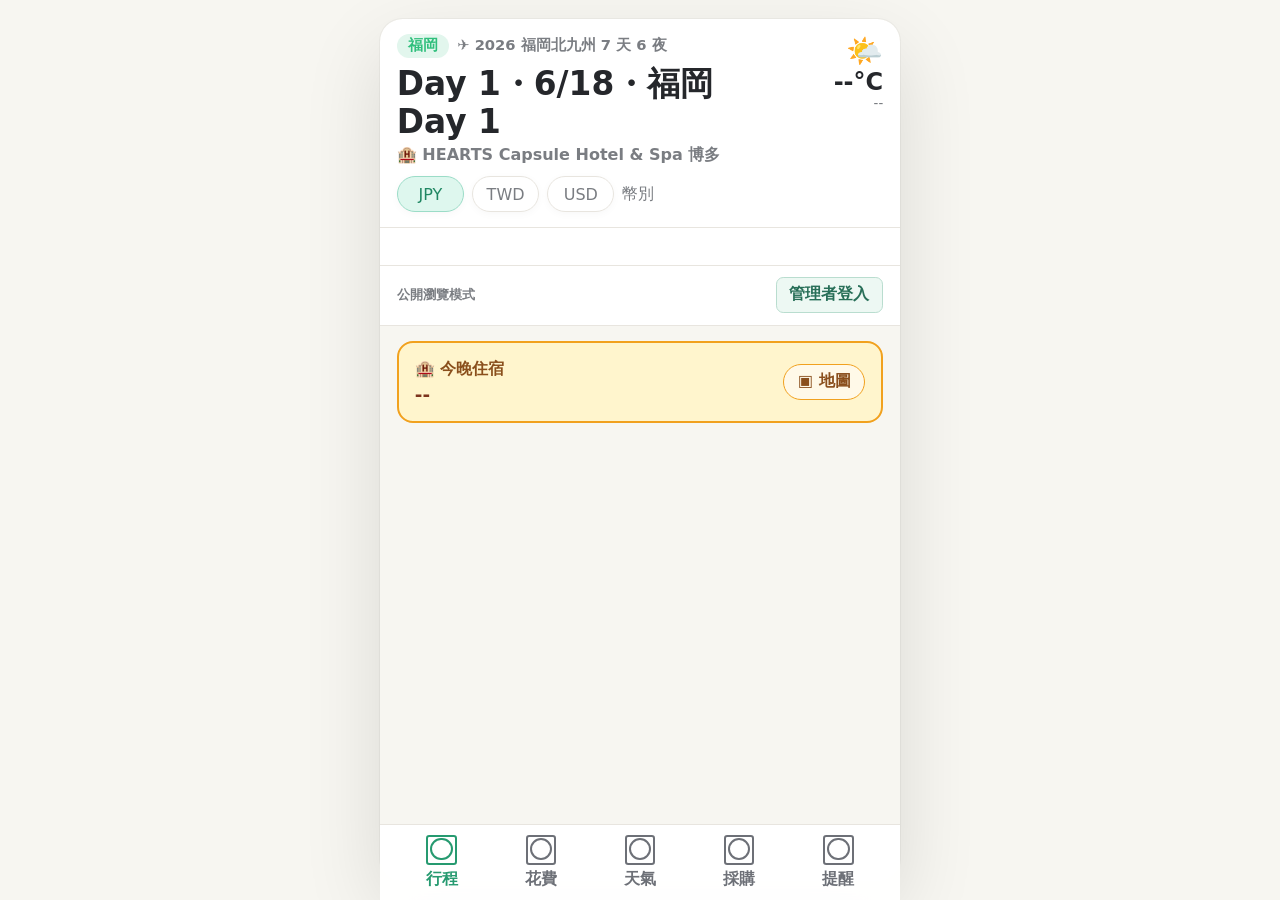
<file: mobile-app/index.html>
<!doctype html>
<html lang="zh-Hant">
  <head>
    <meta charset="utf-8">
    <meta name="viewport" content="width=device-width, initial-scale=1">
    <title>2026 福岡北九州自由行｜行程 App</title>
    <meta name="description" content="2026 福岡北九州自由行手機版互動行程 App，含每日時間軸、花費、天氣與提醒。">
    <link rel="icon" href="data:,">
    <link rel="stylesheet" href="styles.css">
  </head>
  <body>
    <div class="app-shell">
      <header class="app-header">
        <div class="header-main">
          <div>
            <div class="meta-line">
              <span class="region-pill" id="region-pill">福岡</span>
              <span>✈️ 2026 福岡北九州 7 天 6 夜</span>
            </div>
            <h1 id="day-title">Day 1・6/18・福岡 Day 1</h1>
            <p id="stay-line">🏨 HEARTS Capsule Hotel & Spa 博多</p>
          </div>
          <aside class="weather-card" aria-label="天氣摘要">
            <span id="weather-icon">🌤️</span>
            <strong id="weather-temp">--°C</strong>
            <small id="weather-detail">--</small>
          </aside>
        </div>

        <div class="currency-tabs" aria-label="幣別切換">
          <button class="active" type="button" data-currency="JPY">JPY</button>
          <button type="button" data-currency="TWD">TWD</button>
          <button type="button" data-currency="USD">USD</button>
          <span>幣別</span>
        </div>

        <nav class="day-strip" id="day-strip" aria-label="每日行程"></nav>
        <div class="legend" id="region-legend"></div>
        <div class="access-bar">
          <span id="access-status">公開瀏覽模式</span>
          <button id="auth-button" type="button">管理者登入</button>
        </div>
      </header>

      <main>
        <section class="tab-panel active" id="panel-itinerary" aria-label="行程">
          <article class="stay-banner">
            <div>
              <span>🏨 今晚住宿</span>
              <strong id="stay-name">--</strong>
            </div>
            <a id="stay-map" href="#" target="_blank" rel="noreferrer">▣ 地圖</a>
          </article>
          <div class="itinerary-actions editor-only">
            <button id="add-itinerary" type="button">＋ 新增行程</button>
            <button id="reset-day" type="button" title="重設本日行程順序與時間" aria-label="重設本日行程順序與時間">↺</button>
          </div>
          <div class="timeline" id="timeline"></div>
        </section>

        <section class="tab-panel" id="panel-expenses" aria-label="花費">
          <header class="panel-title">
            <p>Budget</p>
            <h2>花費總覽</h2>
          </header>
          <div class="expense-summary" id="expense-summary"></div>
          <div class="expense-actions editor-only">
            <button id="add-expense" type="button">＋ 新增花費</button>
            <button id="reset-expenses" type="button" title="重設花費資料" aria-label="重設花費資料">↺</button>
          </div>
          <div class="expense-list" id="expense-list"></div>
        </section>

        <section class="tab-panel" id="panel-weather" aria-label="天氣">
          <header class="panel-title">
            <p>Weather</p>
            <h2>每日天氣備忘</h2>
          </header>
          <div class="weather-list" id="weather-list"></div>
        </section>

        <section class="tab-panel" id="panel-shopping" aria-label="採購">
          <header class="panel-title">
            <p>Shopping</p>
            <h2>採購清單</h2>
          </header>
          <div class="shopping-summary" id="shopping-summary"></div>
          <div class="shopping-filters" id="shopping-filters" aria-label="採購清單篩選"></div>
          <div class="shopping-actions editor-only">
            <button id="add-shopping" type="button">＋ 新增品項</button>
            <button id="reset-shopping" type="button" title="重設採購清單" aria-label="重設採購清單">↺</button>
          </div>
          <div class="shopping-list" id="shopping-list"></div>
        </section>

        <section class="tab-panel" id="panel-reminders" aria-label="提醒">
          <header class="panel-title">
            <p>Reminders</p>
            <h2>預訂資訊與提醒</h2>
          </header>
          <div class="booking-list" id="booking-list"></div>
          <div class="task-summary" id="task-summary"></div>
          <div class="task-actions editor-only">
            <button id="add-task" type="button">＋ 新增提醒</button>
            <button id="reset-tasks" type="button" title="重設提醒資料" aria-label="重設提醒資料">↺</button>
          </div>
          <div class="task-list" id="task-list"></div>
          <section class="data-backup editor-only">
            <header>
              <strong>資料備份</strong>
              <small>行程、花費、採購與提醒</small>
            </header>
            <div>
              <button id="export-data" type="button">匯出資料</button>
              <label for="import-data">匯入資料</label>
              <input id="import-data" type="file" accept="application/json,.json">
            </div>
            <small id="data-backup-status" role="status" aria-live="polite"></small>
          </section>
        </section>
      </main>

      <nav class="bottom-nav" aria-label="主要功能">
        <button class="active" type="button" data-tab="itinerary">
          <span>◎</span>
          行程
        </button>
        <button type="button" data-tab="expenses">
          <span>◎</span>
          花費
        </button>
        <button type="button" data-tab="weather">
          <span>◎</span>
          天氣
        </button>
        <button type="button" data-tab="shopping">
          <span>◎</span>
          採購
        </button>
        <button type="button" data-tab="reminders">
          <span>◎</span>
          提醒
        </button>
      </nav>
    </div>

    <dialog class="auth-dialog" id="auth-dialog">
      <form method="dialog" class="auth-dialog-card">
        <header>
          <div>
            <small>Administrator</small>
            <h2>管理者登入</h2>
          </div>
          <button class="auth-close" type="submit" aria-label="關閉">×</button>
        </header>
        <div id="auth-credentials">
          <label>
            <span>Email</span>
            <input id="auth-email" type="email" autocomplete="email" required>
          </label>
          <label>
            <span>密碼</span>
            <input id="auth-password" type="password" autocomplete="current-password" minlength="6" required>
          </label>
          <div class="auth-actions">
            <button id="auth-signin" type="button">登入</button>
            <button id="auth-signup" type="button">建立帳號</button>
          </div>
        </div>
        <div id="auth-claim" hidden>
          <label>
            <span>首次管理者設定碼</span>
            <input id="auth-claim-code" type="password" autocomplete="off">
          </label>
          <button id="auth-claim-button" type="button">認領管理權限</button>
        </div>
        <div id="auth-session" hidden>
          <strong id="auth-user-email"></strong>
          <button id="auth-signout" type="button">登出</button>
        </div>
        <p id="auth-message" role="status" aria-live="polite"></p>
      </form>
    </dialog>

    <script src="trip-data.js"></script>
    <script src="assets/vendor/Sortable.min.js"></script>
    <script src="assets/vendor/supabase.min.js"></script>
    <script src="supabase-config.js"></script>
    <script src="app.js"></script>
  </body>
</html>
</file>
<file: mobile-app/styles.css>
:root {
  --bg: #f7f6f1;
  --surface: #ffffff;
  --paper: #fbfaf6;
  --ink: #25272b;
  --muted: #7a7d82;
  --line: #e8e5df;
  --green: #2fbf7c;
  --green-soft: #e5f7ef;
  --mint-line: #9fd8c7;
  --orange: #f1a11e;
  --blue-soft: #eaf4fb;
  --blue-ink: #3d7ea6;
  --red-soft: #fff1ef;
  --purple-soft: #f3ecff;
  --shadow: 0 12px 30px rgba(58, 48, 35, 0.08);
}

* {
  box-sizing: border-box;
}

html {
  min-height: 100%;
  background: #e8e5df;
}

body {
  min-height: 100%;
  margin: 0;
  color: var(--ink);
  background: var(--bg);
  font-family: "Noto Sans TC", "Microsoft JhengHei", system-ui, sans-serif;
  letter-spacing: 0;
}

button,
input,
select {
  font: inherit;
}

button {
  cursor: pointer;
}

.editor-only {
  display: none !important;
}

.editor-mode .editor-only {
  display: flex !important;
}

.editor-mode .data-backup.editor-only {
  display: grid !important;
}

.sr-only {
  position: absolute;
  width: 1px;
  height: 1px;
  padding: 0;
  overflow: hidden;
  clip: rect(0, 0, 0, 0);
  white-space: nowrap;
  border: 0;
}

.app-shell {
  position: relative;
  width: min(100%, 520px);
  min-height: 100vh;
  margin: 0 auto;
  padding-bottom: 6.3rem;
  background: var(--bg);
  box-shadow: 0 0 0 1px rgba(0, 0, 0, 0.04), 0 30px 80px rgba(0, 0, 0, 0.12);
}

.app-header {
  position: sticky;
  top: 0;
  z-index: 5;
  background: color-mix(in srgb, var(--surface) 94%, transparent);
  border-bottom: 1px solid var(--line);
  backdrop-filter: blur(18px);
}

.header-main {
  display: grid;
  grid-template-columns: 1fr auto;
  gap: 0.8rem;
  padding: 0.95rem 1.05rem 0.65rem;
}

.meta-line {
  display: flex;
  flex-wrap: wrap;
  align-items: center;
  gap: 0.5rem;
  color: var(--muted);
  font-size: 0.92rem;
  font-weight: 700;
}

.region-pill {
  display: inline-flex;
  align-items: center;
  min-height: 1.45rem;
  padding: 0 0.7rem;
  color: var(--region, var(--green));
  background: color-mix(in srgb, var(--region, var(--green)) 14%, white);
  border-radius: 999px;
}

h1,
h2,
h3,
p {
  margin-top: 0;
}

h1 {
  margin: 0.45rem 0 0.25rem;
  font-size: clamp(1.58rem, 6vw, 2.05rem);
  line-height: 1.16;
}

.header-main p {
  margin: 0;
  color: var(--muted);
  font-weight: 700;
}

.weather-card {
  min-width: 5.4rem;
  text-align: right;
}

.weather-card span,
.weather-card strong,
.weather-card small {
  display: block;
}

.weather-card span {
  font-size: 1.85rem;
}

.weather-card strong {
  font-size: 1.5rem;
}

.weather-card small {
  color: var(--muted);
  white-space: nowrap;
}

.currency-tabs {
  display: flex;
  gap: 0.5rem;
  padding: 0 1.05rem 0.9rem;
  color: var(--muted);
}

.currency-tabs button {
  min-width: 4.2rem;
  min-height: 2.25rem;
  color: var(--muted);
  background: var(--surface);
  border: 1px solid var(--line);
  border-radius: 999px;
  box-shadow: 0 2px 8px rgba(0, 0, 0, 0.03);
}

.currency-tabs button.active {
  color: #208763;
  background: #def7ee;
  border-color: #9bdcc7;
}

.currency-tabs span {
  align-self: center;
}

.day-strip {
  display: flex;
  gap: 0.55rem;
  overflow-x: auto;
  padding: 0.8rem 1.05rem;
  border-top: 1px solid var(--line);
}

.day-strip button {
  flex: 0 0 5.55rem;
  min-height: 4.1rem;
  color: var(--muted);
  background: var(--surface);
  border: 1px solid var(--line);
  border-radius: 0.85rem;
  box-shadow: 0 4px 15px rgba(0, 0, 0, 0.035);
}

.day-strip button span,
.day-strip button strong {
  display: block;
}

.day-strip button strong {
  margin-top: 0.25rem;
  font-size: 0.96rem;
  white-space: nowrap;
}

.day-strip button.active {
  color: #ffffff;
  background: var(--green);
  border-color: var(--green);
}

.legend {
  display: flex;
  flex-wrap: wrap;
  gap: 0.8rem;
  padding: 0 1.05rem 0.75rem;
  color: var(--muted);
}

.access-bar {
  display: flex;
  align-items: center;
  justify-content: space-between;
  gap: 0.75rem;
  padding: 0.65rem 1.05rem 0.8rem;
  border-top: 1px solid var(--line);
}

.access-bar span {
  color: var(--muted);
  font-size: 0.82rem;
  font-weight: 800;
}

.access-bar span.error {
  color: #a24b4b;
}

.access-bar button {
  min-height: 2.25rem;
  padding: 0 0.8rem;
  color: #286f58;
  background: #edf8f3;
  border: 1px solid #b9ddcf;
  border-radius: 0.45rem;
  font-weight: 800;
}

body:not(.editor-mode) input[readonly],
body:not(.editor-mode) textarea[readonly],
body:not(.editor-mode) input:disabled,
body:not(.editor-mode) select:disabled,
body:not(.editor-mode) textarea:disabled {
  color: var(--ink);
  background: transparent;
  border-color: transparent;
  opacity: 1;
  cursor: default;
}

body:not(.editor-mode) select:disabled {
  appearance: none;
}

.auth-dialog {
  width: min(calc(100% - 2rem), 430px);
  padding: 0;
  background: transparent;
  border: 0;
}

.auth-dialog::backdrop {
  background: rgba(32, 34, 37, 0.48);
  backdrop-filter: blur(4px);
}

.auth-dialog-card {
  display: grid;
  gap: 1rem;
  padding: 1.1rem;
  background: var(--surface);
  border: 1px solid var(--line);
  border-radius: 0.75rem;
  box-shadow: 0 24px 70px rgba(0, 0, 0, 0.22);
}

.auth-dialog-card header {
  display: flex;
  align-items: start;
  justify-content: space-between;
}

.auth-dialog-card header small {
  color: var(--green);
  font-weight: 900;
  text-transform: uppercase;
}

.auth-dialog-card h2 {
  margin: 0.2rem 0 0;
  font-size: 1.35rem;
}

.auth-close {
  width: 2.35rem;
  height: 2.35rem;
  padding: 0;
  color: var(--muted);
  background: transparent;
  border: 1px solid var(--line);
  border-radius: 0.45rem;
  font-size: 1.35rem;
}

#auth-credentials,
#auth-claim,
#auth-session {
  display: grid;
  gap: 0.75rem;
}

#auth-credentials[hidden],
#auth-claim[hidden],
#auth-session[hidden] {
  display: none;
}

.auth-dialog-card label > span {
  display: block;
  margin-bottom: 0.3rem;
  color: var(--muted);
  font-size: 0.82rem;
  font-weight: 800;
}

.auth-dialog-card input {
  width: 100%;
  min-height: 2.75rem;
  padding: 0 0.75rem;
  color: var(--ink);
  background: #fbfaf7;
  border: 1px solid var(--line);
  border-radius: 0.45rem;
}

.auth-actions {
  display: grid;
  grid-template-columns: repeat(2, minmax(0, 1fr));
  gap: 0.65rem;
}

.auth-actions button,
#auth-claim-button,
#auth-signout {
  min-height: 2.65rem;
  padding: 0 0.75rem;
  color: #286f58;
  background: #edf8f3;
  border: 1px solid #b9ddcf;
  border-radius: 0.45rem;
  font-weight: 800;
}

#auth-session {
  grid-template-columns: minmax(0, 1fr) auto;
  align-items: center;
}

#auth-user-email {
  overflow-wrap: anywhere;
}

#auth-message {
  min-height: 1.35rem;
  margin: 0;
  color: var(--muted);
  font-size: 0.85rem;
  line-height: 1.5;
}

#auth-message.error {
  color: #a24b4b;
}

.legend span {
  display: inline-flex;
  align-items: center;
  gap: 0.32rem;
  font-size: 0.92rem;
  font-weight: 700;
}

.legend i {
  width: 0.55rem;
  height: 0.55rem;
  border-radius: 50%;
}

main {
  padding: 0.9rem 1.05rem 0;
}

.tab-panel {
  display: none;
}

.tab-panel.active {
  display: block;
}

.stay-banner {
  display: grid;
  grid-template-columns: 1fr auto;
  align-items: center;
  gap: 0.8rem;
  margin-bottom: 1rem;
  padding: 1rem;
  background: #fff5cd;
  border: 2px solid var(--orange);
  border-radius: 1rem;
}

.stay-banner span,
.stay-banner strong {
  display: block;
}

.stay-banner span {
  margin-bottom: 0.25rem;
  color: #8a4f1c;
  font-weight: 800;
}

.stay-banner strong {
  color: #7c341d;
  font-size: 1.15rem;
}

.stay-banner a,
.event-card footer a {
  display: inline-flex;
  align-items: center;
  justify-content: center;
  min-height: 2.25rem;
  padding: 0 0.85rem;
  color: #8a4f1c;
  background: #fff9e8;
  border: 1px solid var(--orange);
  border-radius: 999px;
  font-weight: 800;
  text-decoration: none;
}

.timeline {
  display: grid;
  gap: 0.55rem;
}

.timeline-row {
  display: grid;
  grid-template-columns: 3.4rem 1.05rem 1fr;
  gap: 0.55rem;
}

.timeline-time {
  padding-top: 0.5rem;
}

.timeline-time input {
  width: 3.4rem;
  min-height: 2rem;
  padding: 0.2rem 0.15rem;
  text-align: center;
  color: #777b80;
  background: transparent;
  border: 1px solid transparent;
  border-radius: 0.35rem;
  font-size: 0.78rem;
  font-weight: 800;
}

.timeline-time input:focus {
  background: var(--surface);
  border-color: var(--green);
  outline: 0;
}

.time-line {
  position: relative;
}

.time-line::before {
  content: "";
  position: absolute;
  top: 0.65rem;
  bottom: -1.1rem;
  left: 50%;
  width: 2px;
  background: var(--line);
  transform: translateX(-50%);
}

.event-card {
  margin-bottom: 0.75rem;
  padding: 1rem;
  background: var(--surface);
  border: 1px solid var(--line);
  border-radius: 1rem;
  box-shadow: var(--shadow);
}

.event-card.confirmed-card {
  border-color: var(--mint-line);
}

.event-image {
  display: block;
  width: 100%;
  aspect-ratio: 16 / 9;
  margin-bottom: 0.85rem;
  object-fit: cover;
  background: var(--line);
  border-radius: 0.65rem;
}

.event-card header {
  display: grid;
  gap: 0.55rem;
}

.event-heading {
  display: grid;
  grid-template-columns: minmax(0, 1fr) auto;
  align-items: start;
  gap: 0.5rem;
}

.event-tools {
  display: flex;
  gap: 0.35rem;
}

.event-card h2 {
  display: flex;
  gap: 0.55rem;
  align-items: flex-start;
  margin: 0;
  font-size: 1.28rem;
  line-height: 1.35;
}

.event-card h2 span {
  flex: 0 0 auto;
}

.drag-handle,
.edit-event {
  display: grid;
  place-items: center;
  width: 2.2rem;
  height: 2.2rem;
  padding: 0;
  color: var(--muted);
  background: #f3f1ec;
  border: 1px solid var(--line);
  border-radius: 0.45rem;
  font-size: 1.2rem;
  cursor: grab;
  touch-action: none;
}

.edit-event {
  color: var(--blue-ink);
  background: var(--blue-soft);
}

.drag-handle:active {
  cursor: grabbing;
}

.timeline-ghost {
  opacity: 0.35;
}

.timeline-chosen .event-card {
  border-color: var(--green);
  box-shadow: 0 16px 36px rgba(47, 191, 124, 0.18);
}

.event-tags {
  display: flex;
  flex-wrap: wrap;
  gap: 0.45rem;
}

.tag,
.status {
  display: inline-flex;
  align-items: center;
  min-height: 1.75rem;
  padding: 0 0.55rem;
  border-radius: 999px;
  font-size: 0.88rem;
  font-weight: 800;
}

.tag.transport {
  color: #3d7ea6;
  background: var(--blue-soft);
}

.tag.food {
  color: #b76962;
  background: var(--red-soft);
}

.tag.spot {
  color: #8a60c7;
  background: var(--purple-soft);
}

.tag.stay,
.tag.shop {
  color: #8a4f1c;
  background: #fff2cf;
}

.status {
  color: #2d8d67;
  background: #def7ee;
}

.event-card p {
  margin: 0.7rem 0 0.8rem;
  color: #6d7077;
  font-size: 1rem;
  line-height: 1.65;
}

.event-editor {
  display: grid;
  gap: 0.65rem;
  margin: 0.8rem 0;
  padding: 0.75rem;
  background: #f8f7f3;
  border: 1px solid var(--line);
  border-radius: 0.55rem;
}

.event-editor[hidden] {
  display: none;
}

.event-editor label > span {
  display: block;
  margin-bottom: 0.25rem;
  color: var(--muted);
  font-size: 0.78rem;
  font-weight: 800;
}

.event-editor input,
.event-editor select,
.event-editor textarea {
  width: 100%;
  padding: 0.6rem;
  color: var(--ink);
  background: var(--surface);
  border: 1px solid var(--line);
  border-radius: 0.45rem;
  resize: vertical;
}

.delete-event {
  min-height: 2.4rem;
  color: #a24b4b;
  background: var(--red-soft);
  border: 1px solid #f0d4cf;
  border-radius: 0.45rem;
  font-weight: 800;
}

.event-card footer {
  display: flex;
  align-items: center;
  justify-content: space-between;
  gap: 0.8rem;
}

.event-card footer a {
  color: var(--blue-ink);
  background: var(--blue-soft);
  border-color: #cfe7f5;
  text-decoration: none;
}

.event-card footer strong {
  color: var(--muted);
}

.itinerary-actions {
  display: flex;
  justify-content: flex-end;
  margin: -0.2rem 0 0.45rem;
}

.itinerary-actions button,
.expense-actions button {
  min-height: 2.4rem;
  color: #4e5358;
  background: var(--surface);
  border: 1px solid var(--line);
  border-radius: 0.5rem;
  font-weight: 800;
}

.itinerary-actions button:last-child {
  width: 2.4rem;
  padding: 0;
  font-size: 1.15rem;
}

.itinerary-actions button:first-child {
  width: auto;
  padding: 0 0.85rem;
  margin-right: auto;
}

.panel-title {
  margin-bottom: 0.8rem;
}

.panel-title p {
  margin-bottom: 0.25rem;
  color: var(--green);
  font-size: 0.8rem;
  font-weight: 900;
  letter-spacing: 0.08em;
  text-transform: uppercase;
}

.panel-title h2 {
  margin: 0;
  font-size: 1.7rem;
}

.expense-summary {
  display: grid;
  grid-template-columns: repeat(3, 1fr);
  gap: 0.55rem;
  margin-bottom: 0.85rem;
}

.expense-summary article,
.expense-list article,
.weather-list button,
.booking-list article,
.shopping-summary,
.shopping-list article,
.task-summary,
.task-list article {
  background: var(--surface);
  border: 1px solid var(--line);
  border-radius: 0.85rem;
  box-shadow: var(--shadow);
}

.expense-summary article {
  padding: 0.8rem;
}

.expense-summary span,
.expense-list small,
.weather-list small,
.weather-list em,
.task-summary span,
.task-list small {
  color: var(--muted);
}

.expense-summary strong {
  display: block;
  margin-top: 0.35rem;
  font-size: 1.05rem;
}

.expense-list,
.weather-list,
.booking-list,
.shopping-list,
.task-list {
  display: grid;
  gap: 0.7rem;
}

.expense-actions {
  display: flex;
  justify-content: space-between;
  gap: 0.65rem;
  margin-bottom: 0.8rem;
}

.expense-actions button {
  padding: 0 0.85rem;
}

.expense-actions button:last-child {
  width: 2.6rem;
  padding: 0;
  font-size: 1.15rem;
}

.booking-list {
  margin-bottom: 0.85rem;
}

.booking-list article {
  display: grid;
  grid-template-columns: auto 1fr;
  gap: 0.75rem;
  padding: 0.9rem;
}

.booking-list article > span {
  font-size: 1.5rem;
}

.booking-list h3 {
  margin: 0 0 0.25rem;
  font-size: 1.05rem;
}

.booking-list strong {
  display: block;
  color: #4e5358;
  line-height: 1.5;
}

.booking-list p {
  margin: 0.35rem 0 0;
  color: var(--muted);
  font-size: 0.9rem;
  line-height: 1.55;
}

.expense-list article {
  display: grid;
  gap: 0.7rem;
  padding: 0.9rem;
}

.expense-list label > span {
  display: block;
  margin-bottom: 0.25rem;
  color: var(--muted);
  font-size: 0.78rem;
  font-weight: 800;
}

.expense-list input[type="text"],
.expense-list input[type="number"],
.expense-list select {
  width: 100%;
  min-height: 2.55rem;
  padding: 0 0.65rem;
  color: var(--ink);
  background: #fbfaf7;
  border: 1px solid var(--line);
  border-radius: 0.45rem;
}

.expense-list input:focus,
.expense-list select:focus {
  border-color: var(--green);
  outline: 0;
}

.expense-name input {
  font-weight: 800;
}

.expense-grid {
  display: grid;
  grid-template-columns: minmax(0, 1.2fr) 0.8fr 1fr;
  gap: 0.55rem;
}

.expense-list article > footer {
  display: flex;
  align-items: center;
  justify-content: space-between;
}

.expense-paid {
  display: inline-flex;
  align-items: center;
  gap: 0.45rem;
}

.expense-paid input {
  width: 1.15rem;
  height: 1.15rem;
  accent-color: var(--green);
}

.expense-paid span {
  margin: 0 !important;
  color: var(--ink) !important;
  font-size: 0.9rem !important;
}

.delete-expense {
  display: grid;
  place-items: center;
  width: 2.2rem;
  height: 2.2rem;
  padding: 0;
  color: #a24b4b;
  background: var(--red-soft);
  border: 1px solid #f0d4cf;
  border-radius: 0.45rem;
  font-size: 1.3rem;
}

.weather-list button {
  display: grid;
  grid-template-columns: auto 1fr auto;
  gap: 0.25rem 0.7rem;
  width: 100%;
  padding: 0.9rem;
  text-align: left;
}

.weather-list button.active {
  border-color: var(--green);
}

.weather-list button span {
  grid-row: 1 / 3;
  align-self: center;
  font-size: 1.8rem;
}

.weather-list b {
  font-size: 1.15rem;
}

.weather-list small {
  grid-column: 2 / -1;
}

.shopping-summary {
  display: grid;
  grid-template-columns: auto 1fr auto;
  align-items: center;
  gap: 0.75rem;
  margin-bottom: 0.75rem;
  padding: 0.9rem;
}

.shopping-summary span,
.shopping-summary strong {
  display: block;
}

.shopping-summary span {
  color: var(--muted);
  font-size: 0.88rem;
}

.shopping-summary strong {
  margin-top: 0.15rem;
  font-size: 1.3rem;
}

.shopping-summary b {
  color: #208763;
}

.shopping-total {
  text-align: right;
}

.shopping-total small {
  display: block;
  color: var(--muted);
  font-size: 0.72rem;
}

.shopping-progress {
  height: 0.55rem;
  overflow: hidden;
  background: var(--line);
  border-radius: 999px;
}

.shopping-progress i {
  display: block;
  height: 100%;
  background: var(--green);
  border-radius: inherit;
  transition: width 180ms ease;
}

.shopping-filters {
  display: grid;
  grid-template-columns: 1fr auto;
  gap: 0.65rem;
  margin-bottom: 0.8rem;
}

.segmented-control {
  display: grid;
  grid-template-columns: repeat(3, 1fr);
  padding: 0.2rem;
  background: #ebe9e3;
  border-radius: 0.55rem;
}

.segmented-control button {
  min-height: 2.4rem;
  color: var(--muted);
  background: transparent;
  border: 0;
  border-radius: 0.4rem;
  font-weight: 800;
}

.segmented-control button.active {
  color: #208763;
  background: var(--surface);
  box-shadow: 0 2px 8px rgba(0, 0, 0, 0.07);
}

.shopping-filters select {
  min-height: 2.8rem;
  padding: 0 0.75rem;
  color: var(--ink);
  background: var(--surface);
  border: 1px solid var(--line);
  border-radius: 0.55rem;
}

.shopping-actions {
  display: flex;
  justify-content: space-between;
  gap: 0.65rem;
  margin-bottom: 0.8rem;
}

.shopping-actions button {
  min-height: 2.4rem;
  padding: 0 0.85rem;
  color: #4e5358;
  background: var(--surface);
  border: 1px solid var(--line);
  border-radius: 0.5rem;
  font-weight: 800;
}

.shopping-actions button:last-child {
  width: 2.6rem;
  padding: 0;
  font-size: 1.15rem;
}

.shopping-list article {
  display: grid;
  grid-template-columns: 4.25rem minmax(0, 1fr) 0.8fr;
  align-items: end;
  gap: 0.65rem;
  padding: 0.9rem;
}

.shopping-list article.completed .shopping-title input {
  color: var(--muted);
  text-decoration: line-through;
}

.shopping-list label > span {
  display: block;
  margin-bottom: 0.25rem;
  color: var(--muted);
  font-size: 0.78rem;
  font-weight: 800;
}

.shopping-list input[type="text"],
.shopping-list input[type="url"],
.shopping-list input[type="number"],
.shopping-list select {
  width: 100%;
  min-height: 2.55rem;
  padding: 0 0.6rem;
  color: var(--ink);
  background: #fbfaf7;
  border: 1px solid var(--line);
  border-radius: 0.45rem;
}

.shopping-list input:focus,
.shopping-list select:focus {
  border-color: var(--green);
  outline: 0;
}

.shopping-done {
  grid-column: 1;
  grid-row: 3;
  align-self: center;
}

.shopping-done input {
  width: 1.25rem;
  height: 1.25rem;
  accent-color: var(--green);
}

.shopping-thumb {
  grid-column: 1;
  grid-row: 1 / 3;
  display: block;
  width: 4.25rem;
  height: 4.25rem;
  object-fit: cover;
  background: var(--line);
  border: 1px solid var(--line);
  border-radius: 0.5rem;
}

.shopping-placeholder {
  display: grid;
  place-items: center;
  color: var(--muted);
  font-size: 1.4rem;
}

.shopping-title {
  grid-column: 2 / -1;
  grid-row: 1;
}

.shopping-title input {
  font-weight: 800;
}

.shopping-url {
  grid-column: 1 / -1;
}

.shopping-list article > footer {
  grid-column: 1 / -1;
  display: flex;
  justify-content: space-between;
}

.shopping-list a {
  display: grid;
  place-items: center;
  width: 2.2rem;
  height: 2.2rem;
  color: var(--blue-ink);
  background: var(--blue-soft);
  border-radius: 50%;
  font-weight: 900;
  text-decoration: none;
}

.delete-shopping {
  display: grid;
  place-items: center;
  width: 2.2rem;
  height: 2.2rem;
  margin-left: auto;
  padding: 0;
  color: #a24b4b;
  background: var(--red-soft);
  border: 1px solid #f0d4cf;
  border-radius: 0.45rem;
  font-size: 1.3rem;
}

.empty-state {
  padding: 2rem 1rem;
  color: var(--muted);
  text-align: center;
}

.task-summary {
  display: flex;
  align-items: baseline;
  gap: 0.6rem;
  margin-bottom: 0.8rem;
  padding: 1rem;
}

.task-summary strong {
  color: var(--green);
  font-size: 2rem;
}

.task-actions {
  display: flex;
  justify-content: space-between;
  gap: 0.65rem;
  margin-bottom: 0.8rem;
}

.task-actions button {
  min-height: 2.4rem;
  padding: 0 0.85rem;
  color: #4e5358;
  background: var(--surface);
  border: 1px solid var(--line);
  border-radius: 0.5rem;
  font-weight: 800;
}

.task-actions button:last-child {
  width: 2.6rem;
  padding: 0;
  font-size: 1.15rem;
}

.task-list article {
  display: grid;
  grid-template-columns: auto minmax(0, 1fr) 6rem;
  gap: 0.65rem;
  padding: 0.9rem;
}

.task-list article.completed .task-title input {
  color: var(--muted);
  text-decoration: line-through;
}

.task-list label > span {
  display: block;
  margin-bottom: 0.25rem;
  color: var(--muted);
  font-size: 0.78rem;
  font-weight: 800;
}

.task-list input[type="text"],
.task-list input[type="url"],
.task-list textarea {
  width: 100%;
  min-height: 2.55rem;
  padding: 0.6rem 0.65rem;
  color: var(--ink);
  background: #fbfaf7;
  border: 1px solid var(--line);
  border-radius: 0.45rem;
}

.task-list textarea {
  overflow: hidden;
  line-height: 1.55;
  resize: none;
}

.task-list input:focus,
.task-list textarea:focus {
  border-color: var(--green);
  outline: 0;
}

.task-title {
  grid-column: 2 / -1;
}

.task-title textarea {
  min-height: 4.1rem;
  font-weight: 800;
}

.task-list article.completed .task-title textarea {
  color: var(--muted);
  text-decoration: line-through;
}

.task-done {
  grid-row: 1;
  align-self: end;
}

.task-done input {
  width: 1.1rem;
  height: 1.1rem;
  accent-color: var(--green);
}

.task-done span {
  margin-bottom: 0.45rem !important;
}

.task-url {
  grid-column: 1 / -1;
}

.task-list article > footer {
  grid-column: 1 / -1;
  display: flex;
  justify-content: space-between;
  min-height: 2.2rem;
}

.task-list a {
  display: grid;
  place-items: center;
  width: 2.2rem;
  height: 2.2rem;
  color: var(--blue-ink);
  background: var(--blue-soft);
  border-radius: 50%;
  font-weight: 900;
  text-decoration: none;
}

.delete-task {
  display: grid;
  place-items: center;
  width: 2.2rem;
  height: 2.2rem;
  margin-left: auto;
  padding: 0;
  color: #a24b4b;
  background: var(--red-soft);
  border: 1px solid #f0d4cf;
  border-radius: 0.45rem;
  font-size: 1.3rem;
}

.data-backup {
  display: grid;
  gap: 0.75rem;
  margin-top: 1rem;
  padding: 1rem;
  background: var(--surface);
  border: 1px solid var(--line);
  border-radius: 0.85rem;
  box-shadow: var(--shadow);
}

.data-backup header {
  display: flex;
  align-items: baseline;
  justify-content: space-between;
  gap: 0.75rem;
}

.data-backup header small,
#data-backup-status {
  color: var(--muted);
}

.data-backup > div {
  display: grid;
  grid-template-columns: repeat(2, minmax(0, 1fr));
  gap: 0.65rem;
}

.data-backup button,
.data-backup label {
  display: grid;
  place-items: center;
  min-height: 2.6rem;
  margin: 0;
  color: #286f58;
  background: #edf8f3;
  border: 1px solid #b9ddcf;
  border-radius: 0.5rem;
  font-weight: 800;
  cursor: pointer;
}

.data-backup input[type="file"] {
  position: absolute;
  width: 1px;
  height: 1px;
  overflow: hidden;
  clip: rect(0 0 0 0);
  clip-path: inset(50%);
  white-space: nowrap;
}

#data-backup-status {
  min-height: 1.25rem;
  font-size: 0.82rem;
  line-height: 1.5;
}

#data-backup-status.error {
  color: #a24b4b;
}

.bottom-nav {
  position: fixed;
  right: 50%;
  bottom: 0;
  z-index: 10;
  display: grid;
  grid-template-columns: repeat(5, 1fr);
  width: min(100%, 520px);
  padding: 0.55rem 0.75rem calc(0.55rem + env(safe-area-inset-bottom));
  background: color-mix(in srgb, var(--surface) 96%, transparent);
  border-top: 1px solid var(--line);
  transform: translateX(50%);
  backdrop-filter: blur(18px);
}

.bottom-nav button {
  display: grid;
  place-items: center;
  gap: 0.18rem;
  min-height: 3.6rem;
  color: #6d7077;
  background: transparent;
  border: 0;
  font-weight: 800;
}

.bottom-nav span {
  display: grid;
  place-items: center;
  width: 1.9rem;
  height: 1.9rem;
  border: 2px solid currentColor;
  border-radius: 0.2rem;
  font-size: 0;
}

.bottom-nav span::before {
  content: "";
  width: 1.15rem;
  height: 1.15rem;
  border: 2px solid currentColor;
  border-radius: 50%;
}

.bottom-nav button.active {
  color: #269a70;
}

@media (min-width: 860px) {
  body {
    padding: 1.2rem 0;
  }

  .app-shell {
    min-height: calc(100vh - 2.4rem);
    border-radius: 1.4rem;
    overflow: hidden;
  }

  .app-header {
    border-radius: 1.4rem 1.4rem 0 0;
  }
}

@media (max-width: 390px) {
  .header-main {
    grid-template-columns: 1fr;
  }

  .weather-card {
    display: flex;
    align-items: center;
    gap: 0.55rem;
    text-align: left;
  }

  .expense-summary {
    grid-template-columns: repeat(3, minmax(0, 1fr));
  }

  .expense-summary article {
    padding: 0.65rem;
  }

  .expense-summary span {
    font-size: 0.72rem;
  }

  .expense-summary strong {
    font-size: 0.92rem;
  }

  .expense-grid {
    grid-template-columns: 1fr 0.8fr;
  }

  .expense-grid label:last-child {
    grid-column: 1 / -1;
  }

  .shopping-filters {
    grid-template-columns: 1fr;
  }

  .shopping-list article {
    grid-template-columns: 3.6rem minmax(0, 1fr) 0.8fr;
    gap: 0.55rem;
    padding: 0.75rem;
  }

  .shopping-thumb {
    width: 3.6rem;
    height: 3.6rem;
  }
}
</file>
